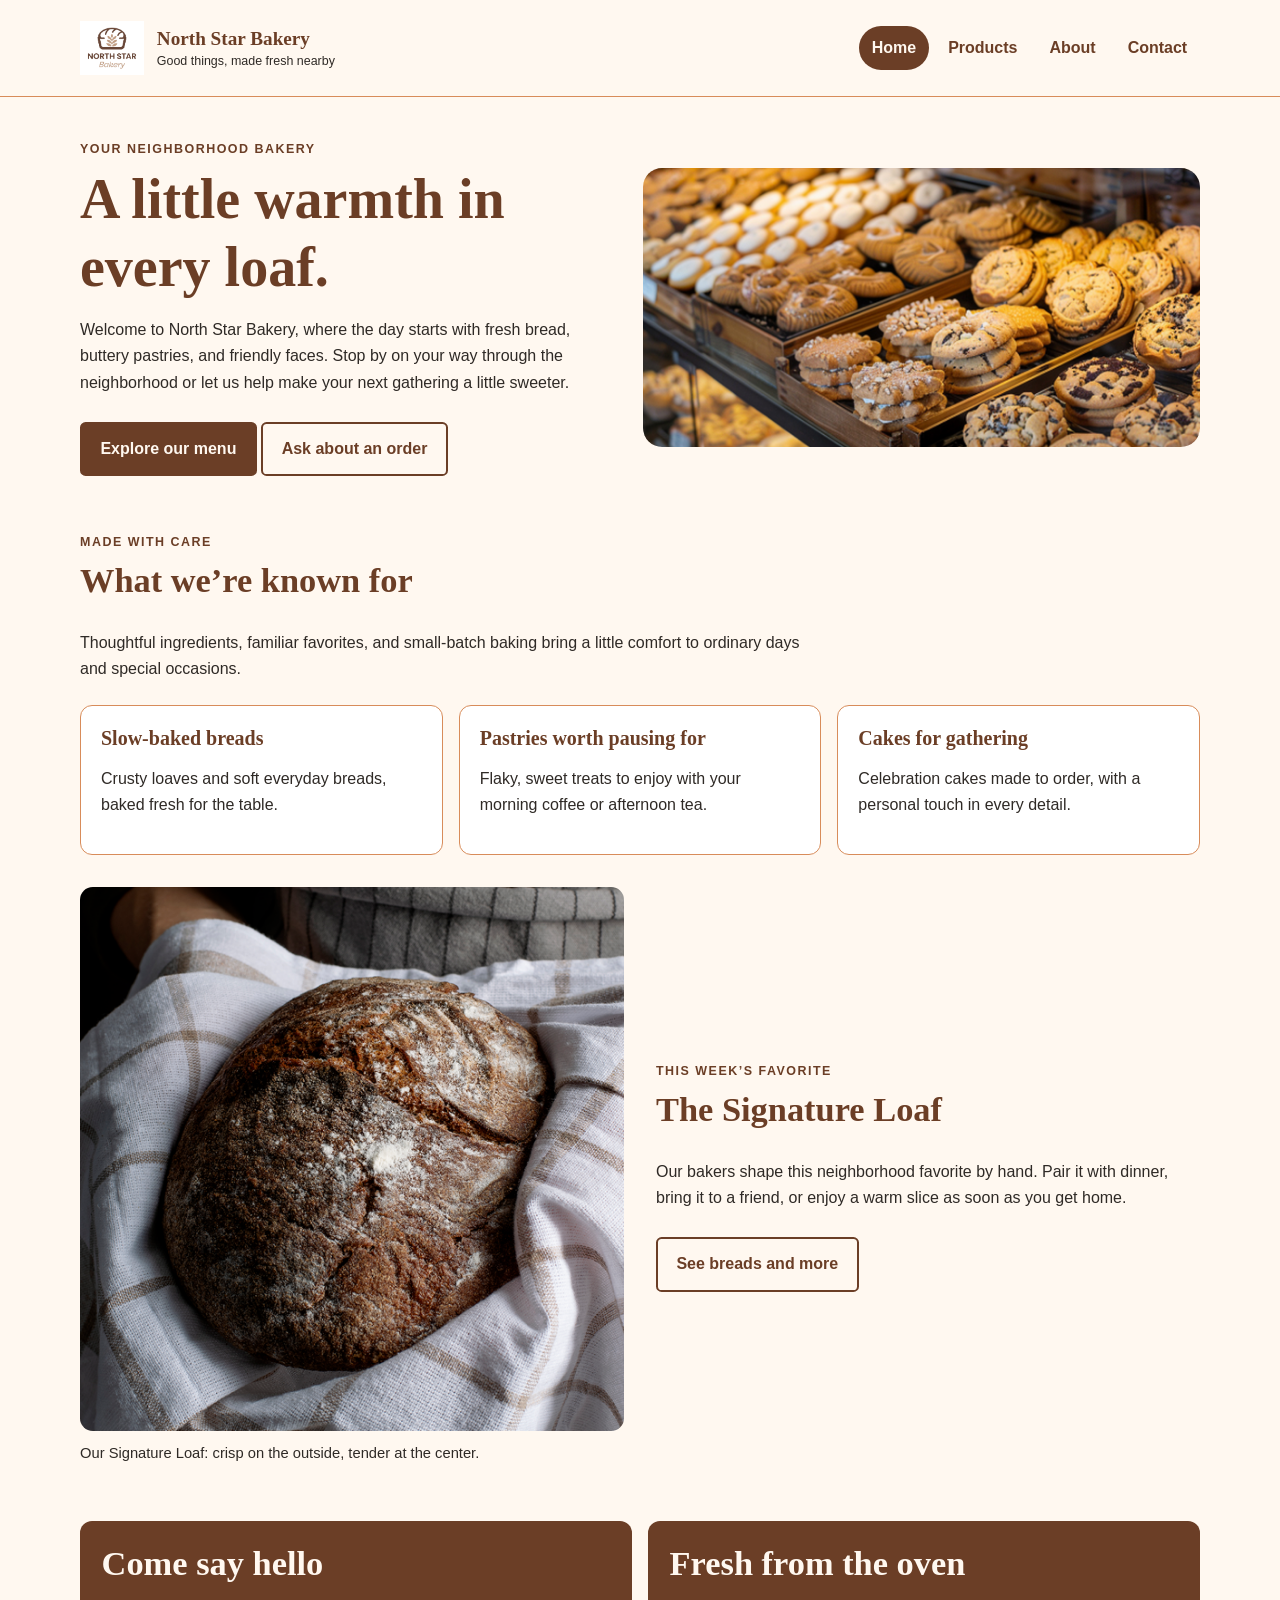
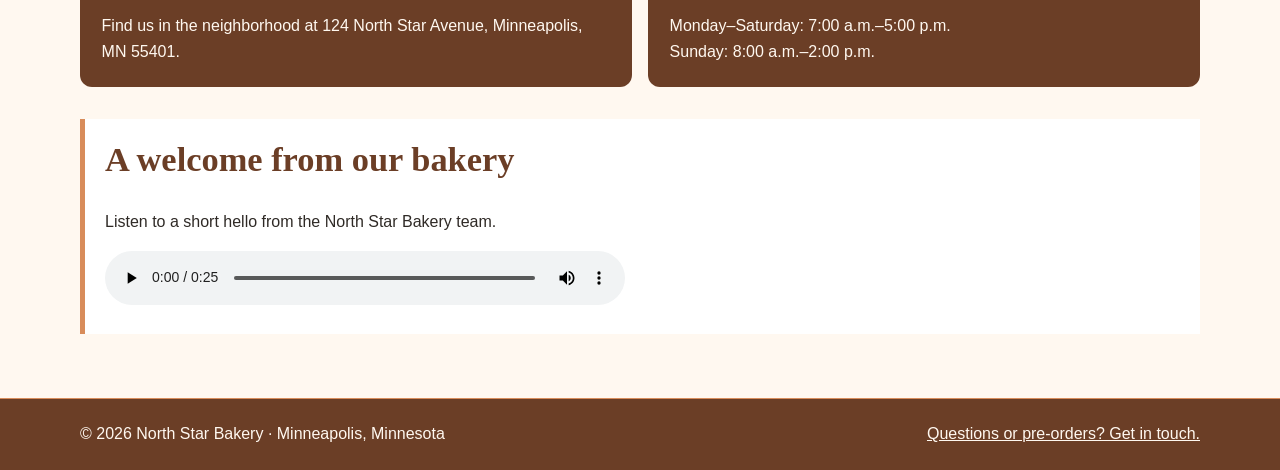
<file: index.html>
<!doctype html>
<html lang="en">
<head>
  <meta charset="utf-8">
  <meta name="viewport" content="width=device-width, initial-scale=1">
  <meta name="description" content="Meet North Star Bakery, a neighborhood bakery making breads, pastries, and cakes with care.">
  <title>North Star Bakery | Home</title>
  <link rel="stylesheet" href="styles.css">
</head>
<body>
  <a class="skip-link" href="#main">Skip to main content</a>
  <header class="site-header"><div class="header-inner">
    <a class="brand" href="index.html"><img src="bakery-logo.png" alt=""><span class="brand-name">North Star Bakery<span class="brand-tagline">Good things, made fresh nearby</span></span></a>
    <nav aria-label="Main navigation"><ul>
      <li><a href="index.html" aria-current="page">Home</a></li><li><a href="products.html">Products</a></li><li><a href="about.html">About</a></li><li><a href="contact.html">Contact</a></li>
    </ul></nav>
  </div></header>
  <main id="main">
    <section class="hero">
      <div class="hero-copy"><p class="eyebrow">Your neighborhood bakery</p><h1>A little warmth in every loaf.</h1><p>Welcome to North Star Bakery, where the day starts with fresh bread, buttery pastries, and friendly faces. Stop by on your way through the neighborhood or let us help make your next gathering a little sweeter.</p><a class="button" href="products.html">Explore our menu</a> <a class="button secondary" href="contact.html">Ask about an order</a></div>
      <div class="hero-media"><picture class="feature-picture"><source media="(max-width: 600px)" srcset="bakery-feature-small.png"><img src="bakery-feature-large.png" alt="Freshly baked bakery feature, ready to share" fetchpriority="high"></picture></div>
    </section>
    <section class="section"><div class="section-heading"><p class="eyebrow">Made with care</p><h2>What we’re known for</h2><p>Thoughtful ingredients, familiar favorites, and small-batch baking bring a little comfort to ordinary days and special occasions.</p></div>
      <div class="cards"><article class="card"><h3>Slow-baked breads</h3><p>Crusty loaves and soft everyday breads, baked fresh for the table.</p></article><article class="card"><h3>Pastries worth pausing for</h3><p>Flaky, sweet treats to enjoy with your morning coffee or afternoon tea.</p></article><article class="card"><h3>Cakes for gathering</h3><p>Celebration cakes made to order, with a personal touch in every detail.</p></article></div>
    </section>
    <section class="split section"><figure><img src="bakery-signature-loaf.png" alt="Golden, crusty Signature Loaf fresh from the oven"><figcaption>Our Signature Loaf: crisp on the outside, tender at the center.</figcaption></figure><div><p class="eyebrow">This week’s favorite</p><h2>The Signature Loaf</h2><p>Our bakers shape this neighborhood favorite by hand. Pair it with dinner, bring it to a friend, or enjoy a warm slice as soon as you get home.</p><a class="button secondary" href="products.html">See breads and more</a></div></section>
    <section class="hours-location section"><section><h2>Come say hello</h2><p>Find us in the neighborhood at 124 North Star Avenue, Minneapolis, MN 55401.</p></section><section><h2>Fresh from the oven</h2><p>Monday–Saturday: 7:00 a.m.–5:00 p.m.<br>Sunday: 8:00 a.m.–2:00 p.m.</p></section></section>
    <section class="audio-panel"><h2>A welcome from our bakery</h2><p>Listen to a short hello from the North Star Bakery team.</p><audio controls><source src="bakery-welcome.mp3" type="audio/mpeg">Your browser does not support the audio player. Please visit or contact North Star Bakery for a welcome from our team.</audio></section>
  </main>
  <footer class="site-footer"><div class="footer-inner"><p>© 2026 North Star Bakery · Minneapolis, Minnesota</p><p><a href="contact.html">Questions or pre-orders? Get in touch.</a></p></div></footer>
</body>
</html>
</file>
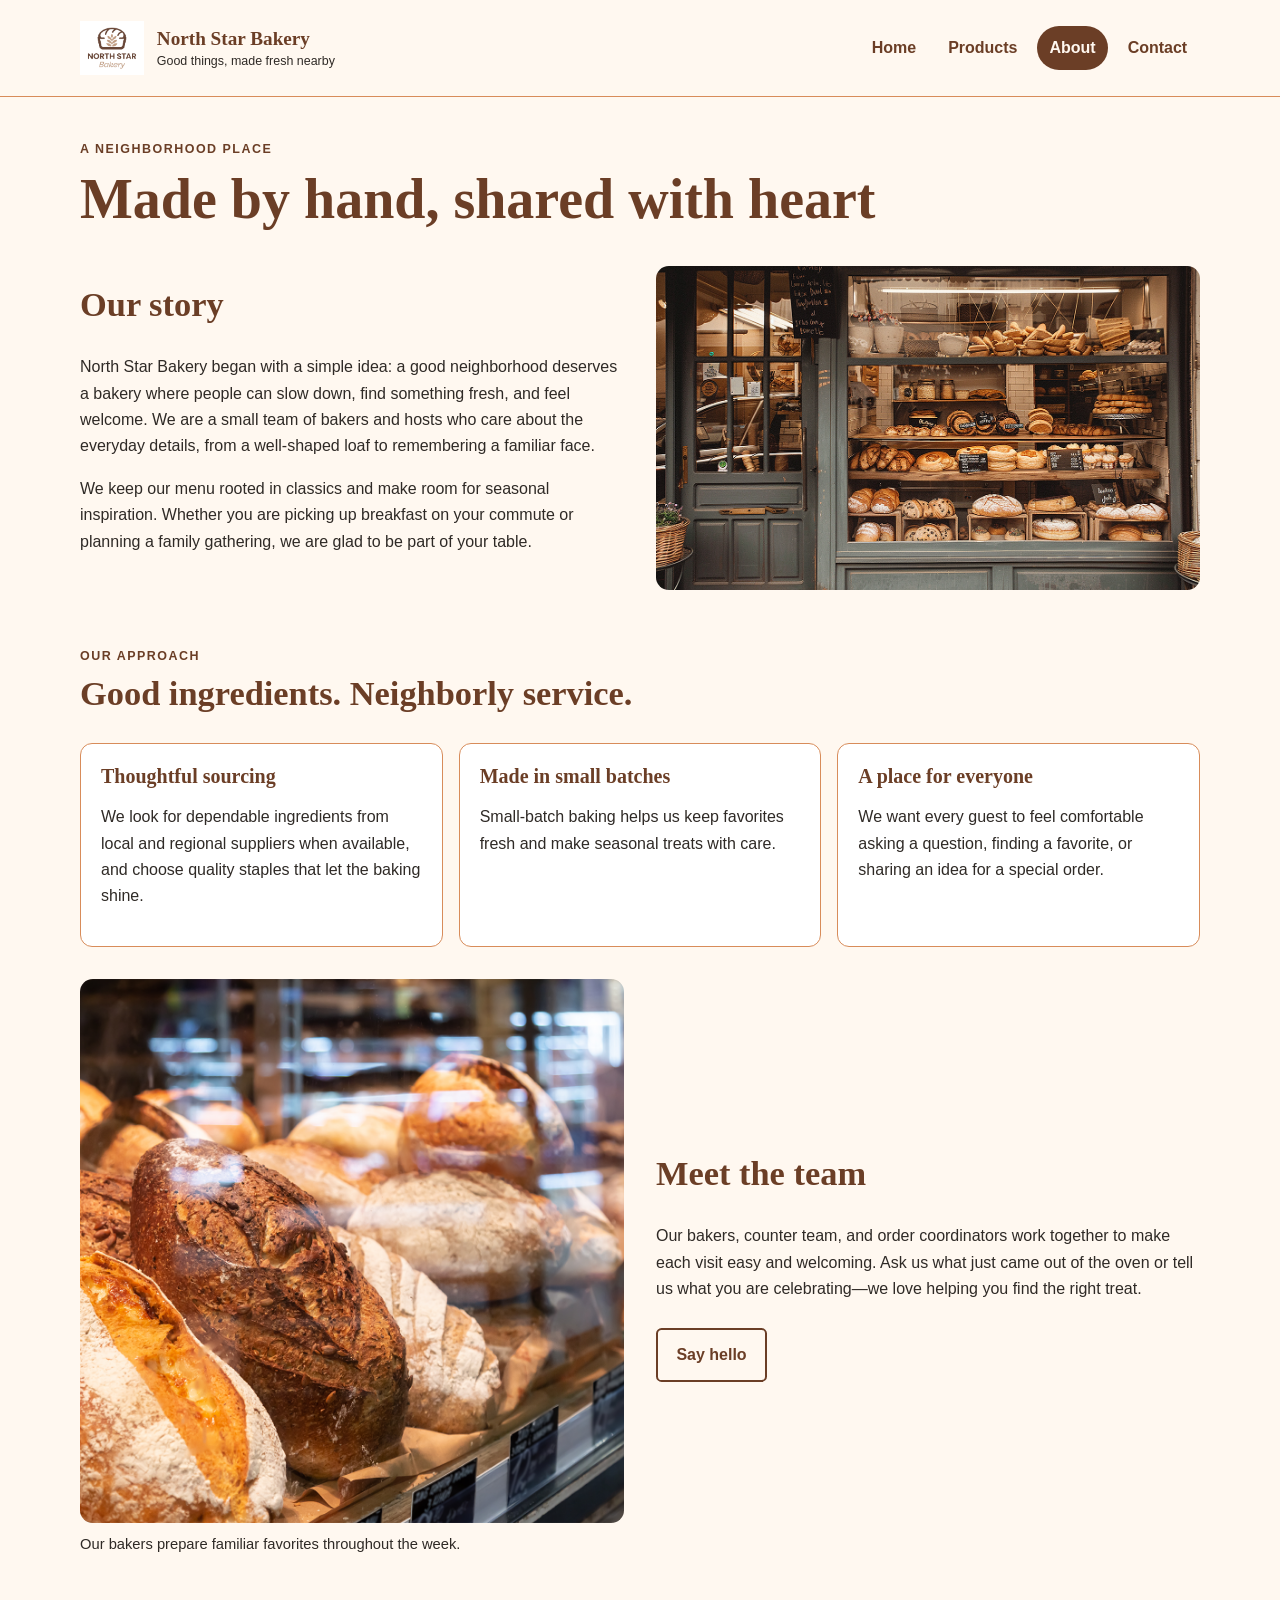
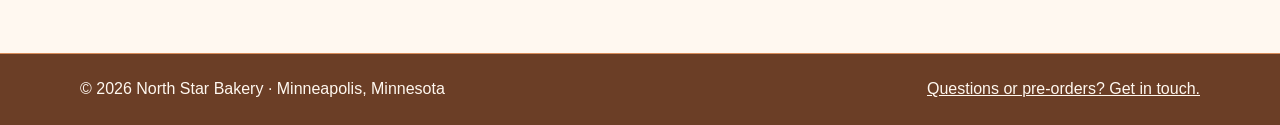
<file: about.html>
<!doctype html>
<html lang="en">
<head><meta charset="utf-8"><meta name="viewport" content="width=device-width, initial-scale=1"><meta name="description" content="Learn the story and values behind North Star Bakery."><title>About | North Star Bakery</title><link rel="stylesheet" href="styles.css"></head>
<body>
  <a class="skip-link" href="#main">Skip to main content</a>
  <header class="site-header"><div class="header-inner"><a class="brand" href="index.html"><img src="bakery-logo.png" alt=""><span class="brand-name">North Star Bakery<span class="brand-tagline">Good things, made fresh nearby</span></span></a><nav aria-label="Main navigation"><ul><li><a href="index.html">Home</a></li><li><a href="products.html">Products</a></li><li><a href="about.html" aria-current="page">About</a></li><li><a href="contact.html">Contact</a></li></ul></nav></div></header>
  <main id="main"><p class="eyebrow">A neighborhood place</p><h1>Made by hand, shared with heart</h1>
    <section class="split"><div><h2>Our story</h2><p>North Star Bakery began with a simple idea: a good neighborhood deserves a bakery where people can slow down, find something fresh, and feel welcome. We are a small team of bakers and hosts who care about the everyday details, from a well-shaped loaf to remembering a familiar face.</p><p>We keep our menu rooted in classics and make room for seasonal inspiration. Whether you are picking up breakfast on your commute or planning a family gathering, we are glad to be part of your table.</p></div><img src="bakery-storefront.png" alt="The welcoming storefront of North Star Bakery"></section>
    <section class="section"><div class="section-heading"><p class="eyebrow">Our approach</p><h2>Good ingredients. Neighborly service.</h2></div><div class="cards"><article class="card"><h3>Thoughtful sourcing</h3><p>We look for dependable ingredients from local and regional suppliers when available, and choose quality staples that let the baking shine.</p></article><article class="card"><h3>Made in small batches</h3><p>Small-batch baking helps us keep favorites fresh and make seasonal treats with care.</p></article><article class="card"><h3>A place for everyone</h3><p>We want every guest to feel comfortable asking a question, finding a favorite, or sharing an idea for a special order.</p></article></div></section>
    <section class="split section"><figure><img src="bakery-bread.png" alt="Fresh bread prepared by the North Star Bakery team"><figcaption>Our bakers prepare familiar favorites throughout the week.</figcaption></figure><div><h2>Meet the team</h2><p>Our bakers, counter team, and order coordinators work together to make each visit easy and welcoming. Ask us what just came out of the oven or tell us what you are celebrating—we love helping you find the right treat.</p><a class="button secondary" href="contact.html">Say hello</a></div></section>
  </main><footer class="site-footer"><div class="footer-inner"><p>© 2026 North Star Bakery · Minneapolis, Minnesota</p><p><a href="contact.html">Questions or pre-orders? Get in touch.</a></p></div></footer>
</body></html>
</file>
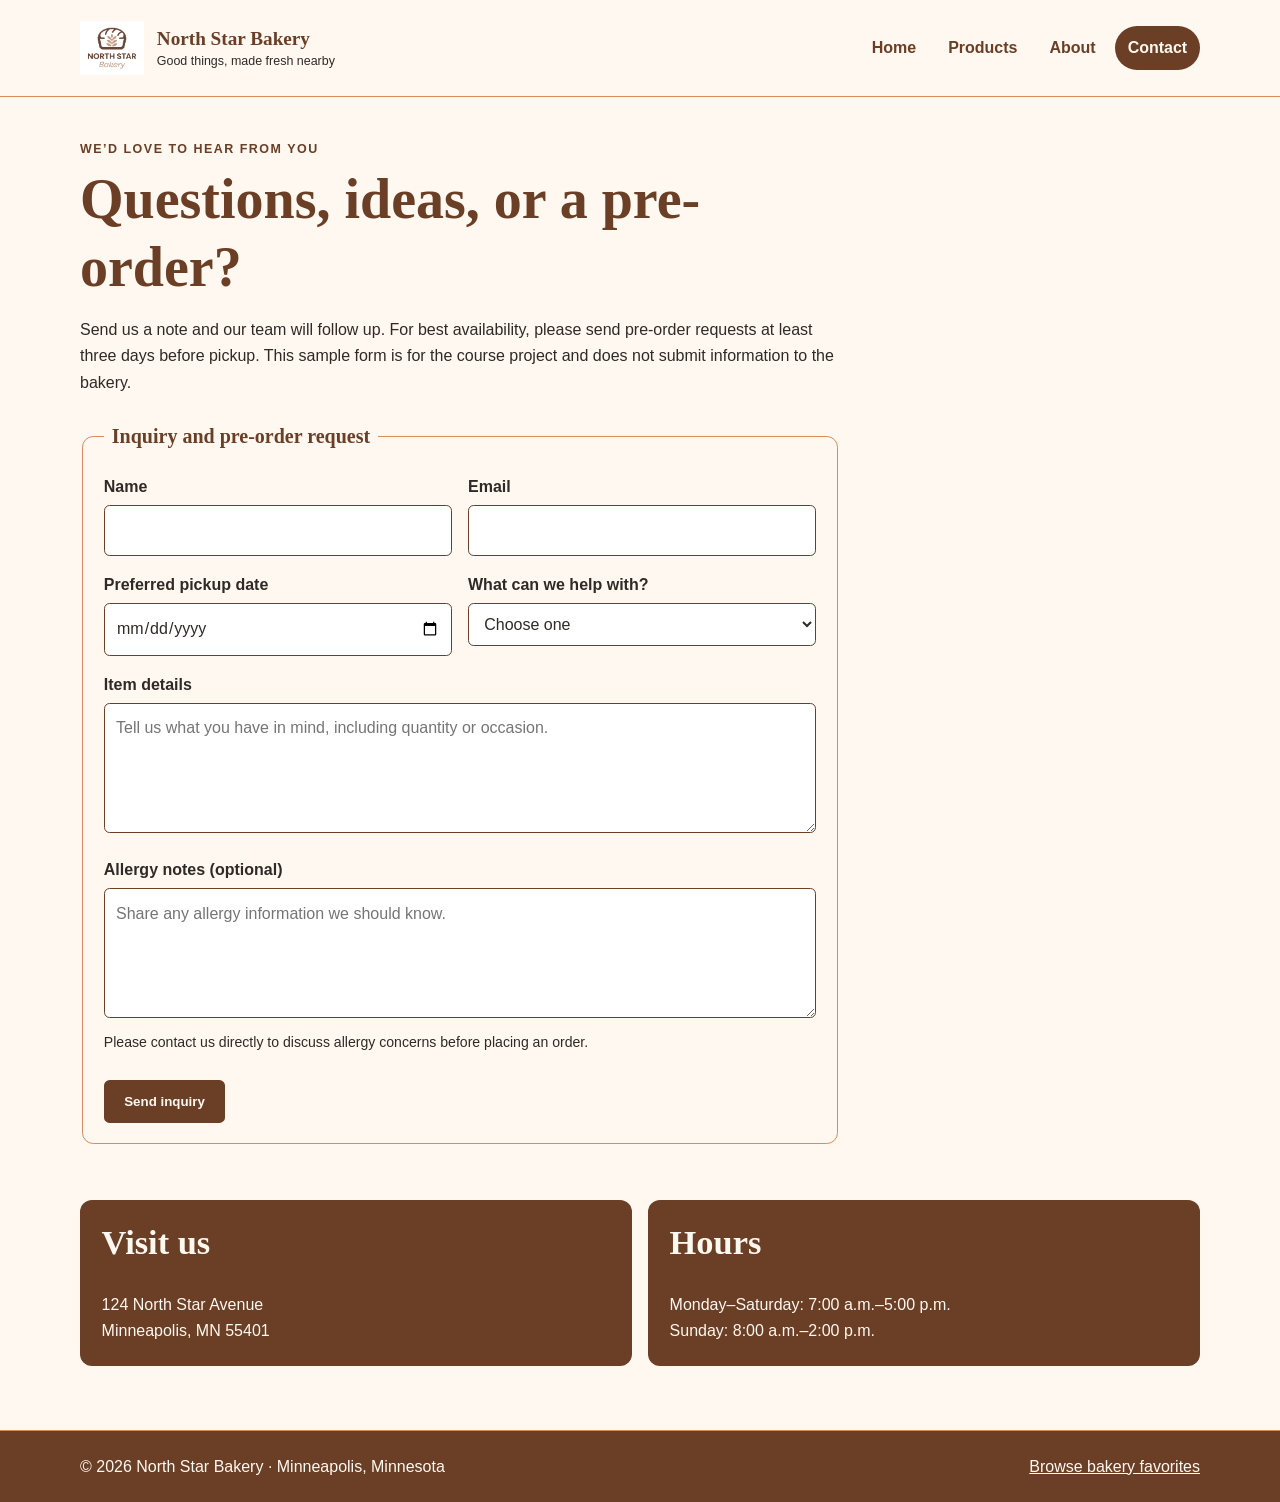
<file: contact.html>
<!doctype html>
<html lang="en">
<head><meta charset="utf-8"><meta name="viewport" content="width=device-width, initial-scale=1"><meta name="description" content="Contact North Star Bakery with a question or pre-order request."><title>Contact | North Star Bakery</title><link rel="stylesheet" href="styles.css"></head>
<body>
  <a class="skip-link" href="#main">Skip to main content</a>
  <header class="site-header"><div class="header-inner"><a class="brand" href="index.html"><img src="bakery-logo.png" alt=""><span class="brand-name">North Star Bakery<span class="brand-tagline">Good things, made fresh nearby</span></span></a><nav aria-label="Main navigation"><ul><li><a href="index.html">Home</a></li><li><a href="products.html">Products</a></li><li><a href="about.html">About</a></li><li><a href="contact.html" aria-current="page">Contact</a></li></ul></nav></div></header>
  <main id="main"><div class="form-wrap"><p class="eyebrow">We’d love to hear from you</p><h1>Questions, ideas, or a pre-order?</h1><p>Send us a note and our team will follow up. For best availability, please send pre-order requests at least three days before pickup. This sample form is for the course project and does not submit information to the bakery.</p>
    <form action="#" method="get"><fieldset><legend>Inquiry and pre-order request</legend><div class="form-grid">
      <div class="field"><label for="name">Name</label><input id="name" name="name" autocomplete="name" required></div>
      <div class="field"><label for="email">Email</label><input id="email" name="email" type="email" autocomplete="email" required></div>
      <div class="field"><label for="pickup-date">Preferred pickup date</label><input id="pickup-date" name="pickup-date" type="date"></div>
      <div class="field"><label for="request-type">What can we help with?</label><select id="request-type" name="request-type" required><option value="">Choose one</option><option>Pre-order</option><option>General question</option><option>Custom cake inquiry</option></select></div>
      <div class="field full"><label for="details">Item details</label><textarea id="details" name="details" placeholder="Tell us what you have in mind, including quantity or occasion."></textarea></div>
      <div class="field full"><label for="allergies">Allergy notes (optional)</label><textarea id="allergies" name="allergies" placeholder="Share any allergy information we should know."></textarea><p class="hint">Please contact us directly to discuss allergy concerns before placing an order.</p></div>
      <div class="field full"><button class="button" type="submit">Send inquiry</button></div>
    </div></fieldset></form>
  </div>
  <section class="hours-location section"><section><h2>Visit us</h2><p>124 North Star Avenue<br>Minneapolis, MN 55401</p></section><section><h2>Hours</h2><p>Monday–Saturday: 7:00 a.m.–5:00 p.m.<br>Sunday: 8:00 a.m.–2:00 p.m.</p></section></section></main>
  <footer class="site-footer"><div class="footer-inner"><p>© 2026 North Star Bakery · Minneapolis, Minnesota</p><p><a href="products.html">Browse bakery favorites</a></p></div></footer>
</body></html>
</file>
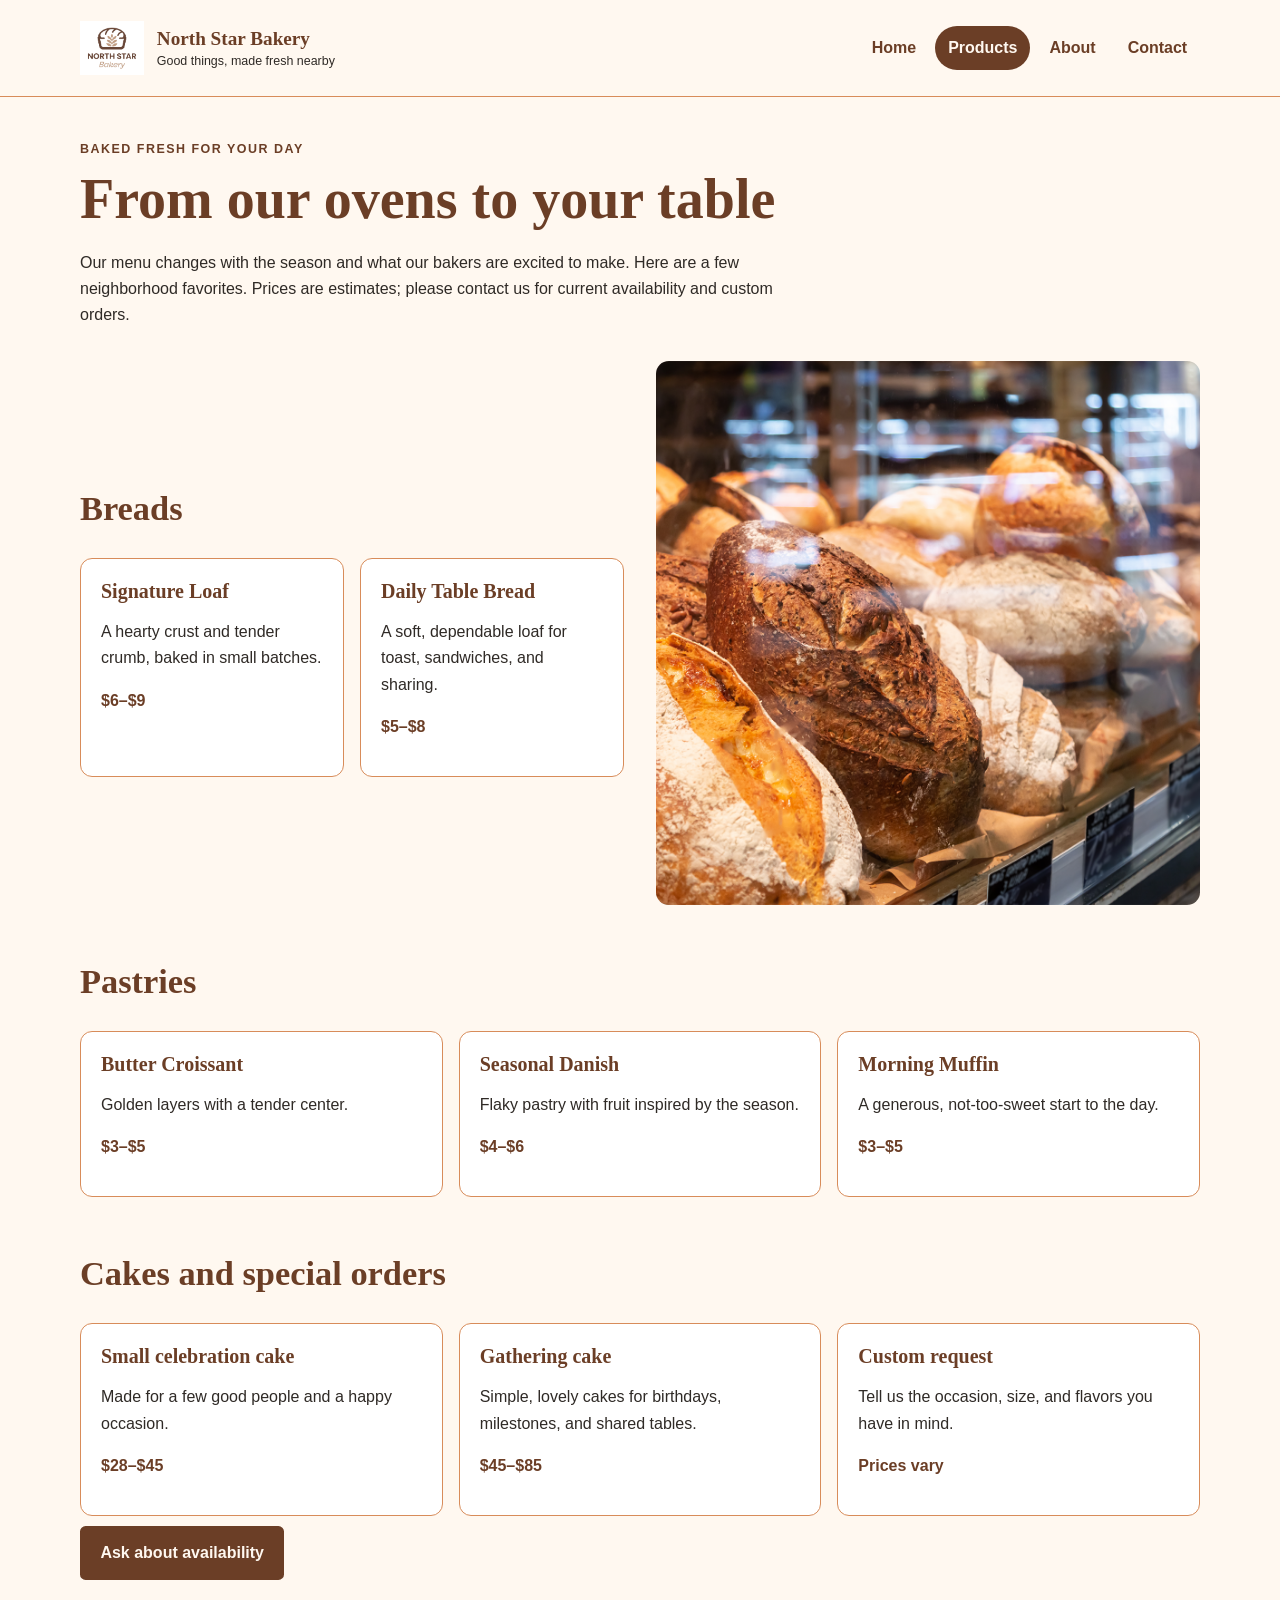
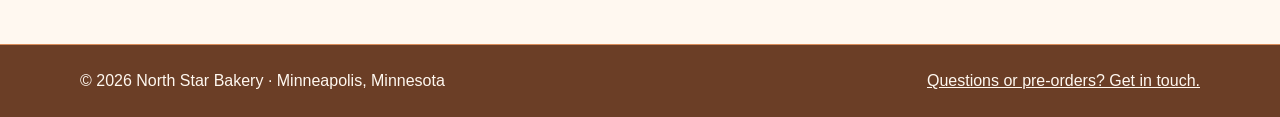
<file: products.html>
<!doctype html>
<html lang="en">
<head><meta charset="utf-8"><meta name="viewport" content="width=device-width, initial-scale=1"><meta name="description" content="Browse breads, pastries, and cakes from North Star Bakery."><title>Products | North Star Bakery</title><link rel="stylesheet" href="styles.css"></head>
<body>
  <a class="skip-link" href="#main">Skip to main content</a>
  <header class="site-header"><div class="header-inner"><a class="brand" href="index.html"><img src="bakery-logo.png" alt=""><span class="brand-name">North Star Bakery<span class="brand-tagline">Good things, made fresh nearby</span></span></a><nav aria-label="Main navigation"><ul><li><a href="index.html">Home</a></li><li><a href="products.html" aria-current="page">Products</a></li><li><a href="about.html">About</a></li><li><a href="contact.html">Contact</a></li></ul></nav></div></header>
  <main id="main"><p class="eyebrow">Baked fresh for your day</p><h1>From our ovens to your table</h1><p class="section-heading">Our menu changes with the season and what our bakers are excited to make. Here are a few neighborhood favorites. Prices are estimates; please contact us for current availability and custom orders.</p>
    <section class="split"><div><h2>Breads</h2><div class="cards"><article class="card"><h3>Signature Loaf</h3><p>A hearty crust and tender crumb, baked in small batches.</p><p class="price">$6–$9</p></article><article class="card"><h3>Daily Table Bread</h3><p>A soft, dependable loaf for toast, sandwiches, and sharing.</p><p class="price">$5–$8</p></article></div></div><img src="bakery-bread.png" alt="A selection of freshly baked breads from the bakery"></section>
    <section class="section"><h2>Pastries</h2><div class="cards"><article class="card"><h3>Butter Croissant</h3><p>Golden layers with a tender center.</p><p class="price">$3–$5</p></article><article class="card"><h3>Seasonal Danish</h3><p>Flaky pastry with fruit inspired by the season.</p><p class="price">$4–$6</p></article><article class="card"><h3>Morning Muffin</h3><p>A generous, not-too-sweet start to the day.</p><p class="price">$3–$5</p></article></div></section>
    <section class="section"><h2>Cakes and special orders</h2><div class="cards"><article class="card"><h3>Small celebration cake</h3><p>Made for a few good people and a happy occasion.</p><p class="price">$28–$45</p></article><article class="card"><h3>Gathering cake</h3><p>Simple, lovely cakes for birthdays, milestones, and shared tables.</p><p class="price">$45–$85</p></article><article class="card"><h3>Custom request</h3><p>Tell us the occasion, size, and flavors you have in mind.</p><p class="price">Prices vary</p></article></div><a class="button" href="contact.html">Ask about availability</a></section>
  </main><footer class="site-footer"><div class="footer-inner"><p>© 2026 North Star Bakery · Minneapolis, Minnesota</p><p><a href="contact.html">Questions or pre-orders? Get in touch.</a></p></div></footer>
</body></html>
</file>
<file: styles.css>
:root {
  --cream: #FFF8F0;
  --brown: #6B3E26;
  --peach: #D88C5A;
  --charcoal: #2F2A26;
  --serif: Georgia, "Times New Roman", serif;
  --sans: Arial, Helvetica, sans-serif;
  --content-width: 1120px;
}

* { box-sizing: border-box; }
html { scroll-behavior: smooth; }
body {
  margin: 0;
  background: var(--cream);
  color: var(--charcoal);
  font-family: var(--sans);
  font-size: 1rem;
  line-height: 1.65;
}
a { color: var(--brown); }
a:hover { color: var(--charcoal); }
a:focus-visible, button:focus-visible, input:focus-visible, select:focus-visible, textarea:focus-visible {
  outline: 3px solid var(--brown);
  outline-offset: 3px;
}
.skip-link {
  position: absolute;
  top: -5rem;
  left: 1rem;
  z-index: 10;
  padding: .7rem 1rem;
  background: var(--cream);
  color: var(--charcoal);
}
.skip-link:focus { top: 1rem; }
.site-header {
  border-bottom: 1px solid var(--peach);
  background: var(--cream);
}
.header-inner, main, .footer-inner {
  width: min(var(--content-width), calc(100% - 2.5rem));
  margin-inline: auto;
}
.header-inner {
  display: flex;
  align-items: center;
  justify-content: space-between;
  gap: 2rem;
  padding: 1rem 0;
}
.brand { display: flex; align-items: center; gap: .8rem; text-decoration: none; }
.brand img { width: 64px; height: 64px; object-fit: contain; }
.brand-name { font: 700 1.2rem/1.15 var(--serif); color: var(--brown); }
.brand-tagline { display: block; margin-top: .2rem; font: .78rem var(--sans); color: var(--charcoal); }
nav ul { display: flex; flex-wrap: wrap; gap: .4rem; padding: 0; margin: 0; list-style: none; }
nav a { display: block; padding: .55rem .8rem; border-radius: 999px; font-weight: 700; text-decoration: none; }
nav a[aria-current="page"] { background: var(--brown); color: var(--cream); }
main { padding: 2.6rem 0 4rem; }
h1, h2, h3 { color: var(--brown); font-family: var(--serif); line-height: 1.2; }
h1 { margin: 0 0 1rem; font-size: clamp(2.2rem, 5vw, 3.5rem); }
h2 { margin-top: 0; font-size: clamp(1.5rem, 3vw, 2.15rem); }
h3 { font-size: 1.25rem; }
.eyebrow { margin: 0 0 .45rem; color: var(--brown); font-size: .78rem; font-weight: 700; letter-spacing: .12em; text-transform: uppercase; }
.hero { display: flex; align-items: center; gap: 3rem; margin-bottom: 3.5rem; }
.hero-copy { flex: 1 1 48%; }
.hero-media { flex: 1 1 52%; min-width: 0; }
.hero-media img { display: block; width: 100%; max-height: 430px; object-fit: cover; border-radius: 1.2rem; }
.hero p { max-width: 40rem; }
.button {
  display: inline-block;
  margin-top: .6rem;
  padding: .75rem 1.15rem;
  border: 2px solid var(--brown);
  border-radius: .35rem;
  background: var(--brown);
  color: var(--cream);
  font-weight: 700;
  text-decoration: none;
}
.button:hover { border-color: var(--charcoal); background: var(--charcoal); color: var(--cream); }
.button.secondary { background: transparent; color: var(--brown); }
.button.secondary:hover { background: var(--brown); color: var(--cream); }
.section { margin-top: 3.5rem; }
.section-heading { max-width: 46rem; margin-bottom: 1.4rem; }
.cards { display: flex; flex-wrap: wrap; gap: 1rem; }
.card { flex: 1 1 230px; padding: 1.25rem; border: 1px solid var(--peach); border-radius: .75rem; background: #fff; }
.card h3 { margin: 0 0 .5rem; }
.hours-location { display: flex; flex-wrap: wrap; gap: 1rem; }
.hours-location > section { flex: 1 1 260px; padding: 1.35rem; border-radius: .75rem; background: var(--brown); color: var(--cream); }
.hours-location h2 { color: var(--cream); }
.hours-location p { margin-bottom: 0; }
.split { display: flex; align-items: center; gap: 2rem; margin: 2rem 0; }
.split > * { flex: 1 1 50%; min-width: 0; }
.split img { display: block; width: 100%; border-radius: .8rem; }
figure { margin: 0; }
figcaption { padding-top: .6rem; color: var(--charcoal); font-size: .92rem; }
.feature-picture img { max-height: 440px; object-fit: cover; }
.audio-panel { margin-top: 2rem; padding: 1.25rem; border-left: 5px solid var(--peach); background: #fff; }
audio { width: min(100%, 520px); }
.form-wrap { max-width: 760px; }
form { margin-top: 1.5rem; }
fieldset { padding: 1.3rem; border: 1px solid var(--peach); border-radius: .7rem; }
legend { padding: 0 .5rem; color: var(--brown); font-family: var(--serif); font-size: 1.25rem; font-weight: 700; }
.form-grid { display: flex; flex-wrap: wrap; gap: 1rem; }
.field { flex: 1 1 260px; }
.field.full { flex-basis: 100%; }
label { display: block; margin-bottom: .3rem; color: var(--charcoal); font-weight: 700; }
input, select, textarea { width: 100%; padding: .7rem; border: 1px solid var(--brown); border-radius: .35rem; background: #fff; color: var(--charcoal); font: inherit; }
textarea { min-height: 130px; resize: vertical; }
.hint { margin: .25rem 0 0; font-size: .88rem; }
.site-footer { border-top: 1px solid var(--peach); background: var(--brown); color: var(--cream); }
.footer-inner { display: flex; flex-wrap: wrap; justify-content: space-between; gap: 1rem; padding: 1.4rem 0; }
.site-footer a { color: var(--cream); }
.site-footer p { margin: 0; }
.price { color: var(--brown); font-weight: 700; }
.notice { padding: 1rem 1.2rem; border-left: 5px solid var(--peach); background: #fff; }

@media (max-width: 760px) {
  .header-inner { align-items: flex-start; flex-direction: column; gap: .8rem; }
  nav ul { gap: .15rem; }
  nav a { padding: .45rem .65rem; }
  main { padding-top: 1.7rem; }
  .hero, .split { flex-direction: column; align-items: stretch; gap: 1.5rem; }
  .hero { margin-bottom: 2.5rem; }
  .hero-media { order: -1; }
  .hero-media img { max-height: 310px; }
  .section { margin-top: 2.5rem; }
  .header-inner, main, .footer-inner { width: min(100% - 1.5rem, var(--content-width)); }
}

@media (max-width: 420px) {
  .brand img { width: 52px; height: 52px; }
  .brand-name { font-size: 1.05rem; }
  nav a { font-size: .9rem; }
  fieldset { padding: 1rem; }
}
</file>
